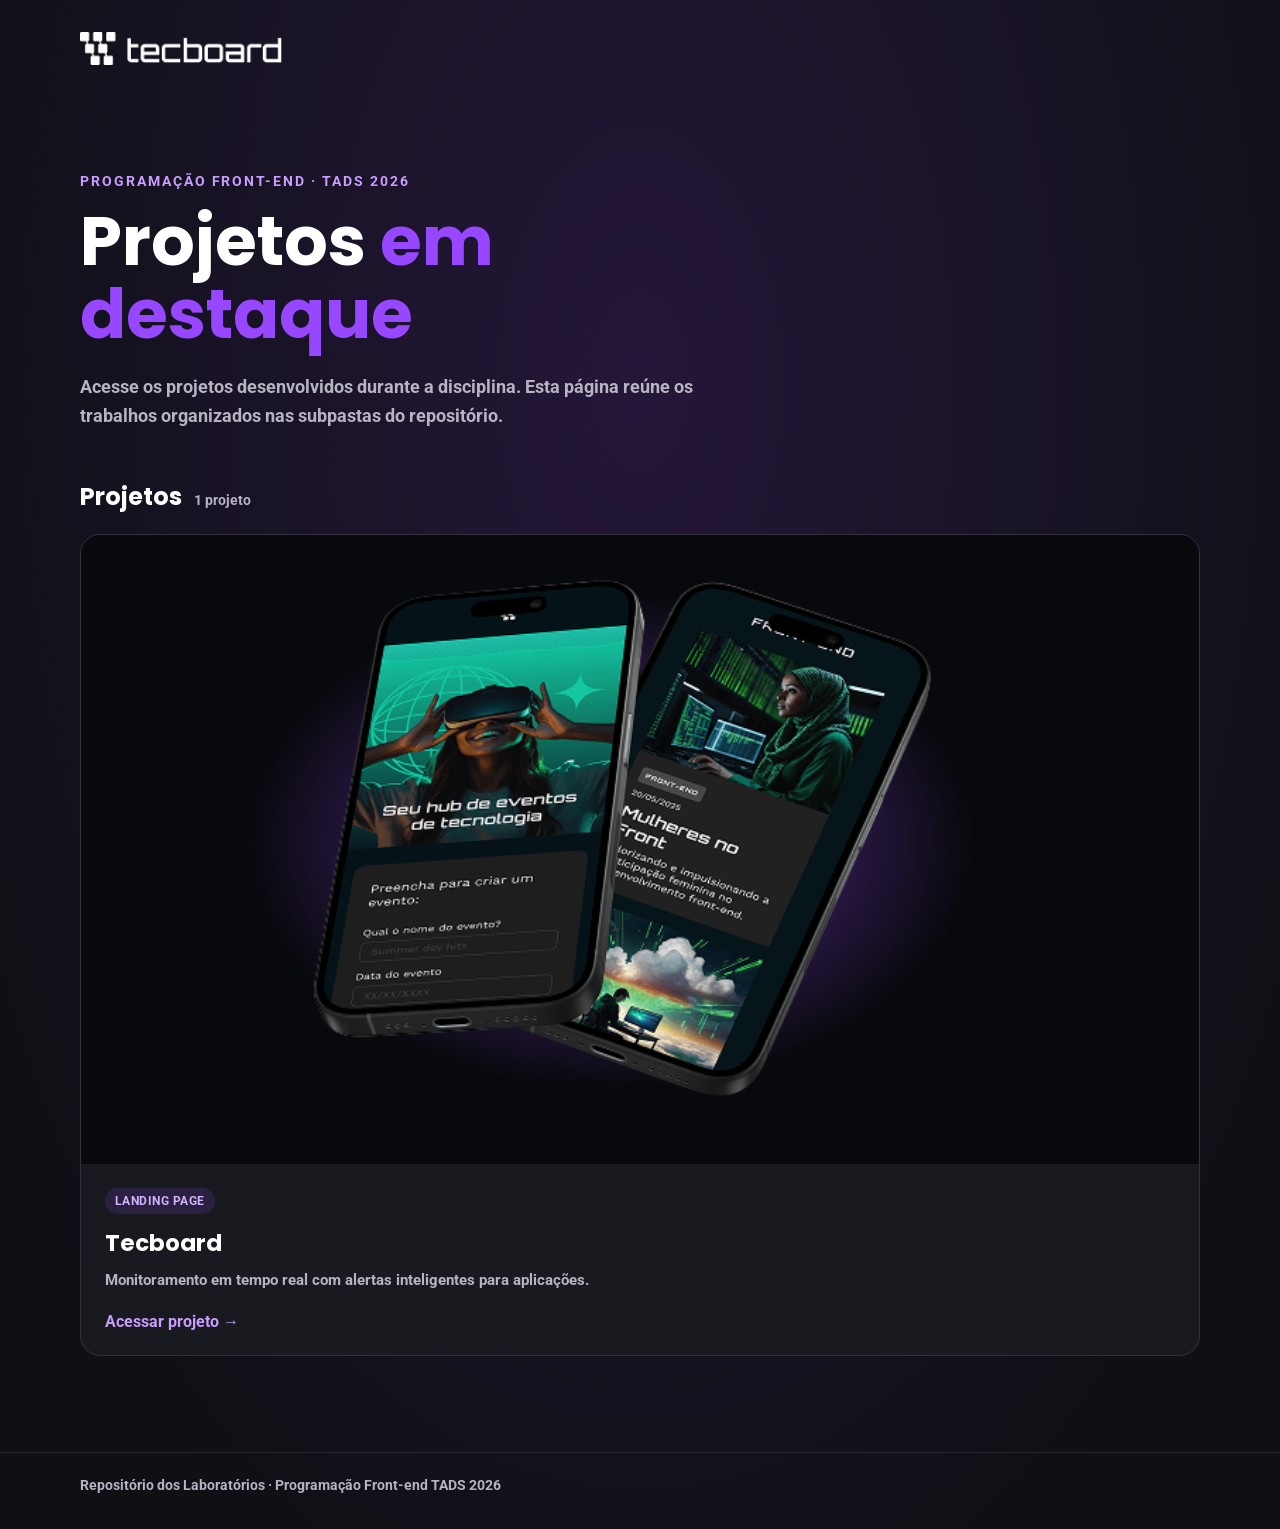
<file: index.html>
<!DOCTYPE html>
<html lang="pt-BR">
<head>
    <meta charset="UTF-8">
    <meta name="viewport" content="width=device-width, initial-scale=1.0">
    <meta name="theme-color" content="#0e1014">
    <meta name="description" content="Índice dos projetos desenvolvidos na disciplina de Programação Front-end TADS 2026.">
    <title>Projetos | TADS 2026</title>
    <style>
        @font-face {
            font-family: "Poppins";
            src: url("tecboard/fonts/Poppins-Bold.ttf") format("truetype");
            font-weight: 700;
            font-style: normal;
            font-display: swap;
        }

        @font-face {
            font-family: "Roboto";
            src: url("tecboard/fonts/Roboto-Bold.ttf") format("truetype");
            font-weight: 400 700;
            font-style: normal;
            font-display: swap;
        }

        :root {
            color-scheme: dark;
            --background: #0e1014;
            --surface: #181a20;
            --text: #fff;
            --muted: #b7b3c2;
            --purple: #9747ff;
            --purple-hover: #b233e8;
        }

        * {
            box-sizing: border-box;
            margin: 0;
            padding: 0;
        }

        body {
            min-height: 100vh;
            background: radial-gradient(ellipse at 50% 25%, #241638 0, var(--background) 48rem);
            color: var(--text);
            font-family: "Roboto", Arial, sans-serif;
        }

        .container {
            width: min(100% - 48px, 1120px);
            margin: 0 auto;
        }

        header {
            padding: 32px 0;
        }

        .logo {
            display: inline-flex;
            align-items: center;
        }

        .logo img {
            display: block;
            width: 202px;
            height: auto;
        }

        main {
            padding: 72px 0 96px;
        }

        .intro {
            max-width: 760px;
            margin-bottom: 48px;
        }

        .eyebrow {
            margin-bottom: 16px;
            color: #c99dff;
            font-size: 14px;
            font-weight: 700;
            letter-spacing: .14em;
            text-transform: uppercase;
        }

        h1, h2 {
            font-family: "Poppins", Arial, sans-serif;
        }

        h1 {
            font-size: clamp(40px, 7vw, 68px);
            line-height: 1.08;
        }

        h1 span {
            color: var(--purple);
        }

        .intro > p:last-child {
            max-width: 620px;
            margin-top: 20px;
            color: var(--muted);
            font-size: 18px;
            line-height: 1.65;
        }

        .section-heading {
            display: flex;
            align-items: baseline;
            gap: 12px;
            margin-bottom: 20px;
        }

        .section-heading h2 {
            font-size: 24px;
        }

        .project-count {
            color: var(--muted);
            font-size: 14px;
        }

        .projects {
            display: grid;
            grid-template-columns: repeat(auto-fit, minmax(min(100%, 300px), 1fr));
            gap: 24px;
        }

        .project-card {
            overflow: hidden;
            border: 1px solid #34313c;
            border-radius: 20px;
            background: var(--surface);
            color: inherit;
            text-decoration: none;
            transition: border-color .2s ease, transform .2s ease, box-shadow .2s ease;
        }

        .project-card:hover,
        .project-card:focus-visible {
            transform: translateY(-4px);
            border-color: var(--purple);
            box-shadow: 0 16px 48px #9747ff26;
            outline: none;
        }

        .project-image {
            display: block;
            width: 100%;
            aspect-ratio: 16 / 9;
            object-fit: cover;
            object-position: center 35%;
            background: #08090c;
        }

        .project-info {
            padding: 24px;
        }

        .project-tag {
            display: inline-block;
            margin-bottom: 12px;
            padding: 6px 10px;
            border-radius: 999px;
            background: #9747ff24;
            color: #d3b2ff;
            font-size: 12px;
            font-weight: 700;
            letter-spacing: .04em;
            text-transform: uppercase;
        }

        .project-info h3 {
            margin-bottom: 8px;
            font-family: "Poppins", Arial, sans-serif;
            font-size: 23px;
        }

        .project-info p {
            color: var(--muted);
            font-size: 15px;
            line-height: 1.6;
        }

        .project-link {
            display: inline-block;
            margin-top: 20px;
            color: #c99dff;
            font-weight: 700;
        }

        footer {
            padding: 24px 0 36px;
            border-top: 1px solid #292630;
            color: var(--muted);
            font-size: 14px;
        }

        @media (max-width: 600px) {
            .container {
                width: min(100% - 32px, 1120px);
            }

            header {
                padding: 24px 0;
            }

            .logo img {
                width: 164px;
            }

            main {
                padding: 48px 0 64px;
            }

            .intro {
                margin-bottom: 36px;
            }

            .intro > p:last-child {
                font-size: 16px;
            }

            .projects {
                gap: 16px;
            }
        }

        @media (prefers-reduced-motion: reduce) {
            *, *::before, *::after {
                scroll-behavior: auto !important;
                transition-duration: .01ms !important;
            }
        }
    </style>
</head>
<body>
    <header class="container">
        <a class="logo" href="./index.html" aria-label="Página inicial dos projetos TADS 2026">
            <img src="tecboard/img/logo-tecboard-branco.png" alt="Tecboard">
        </a>
    </header>

    <main class="container">
        <section class="intro" aria-labelledby="page-title">
            <p class="eyebrow">Programação Front-end · TADS 2026</p>
            <h1 id="page-title">Projetos <span>em destaque</span></h1>
            <p>Acesse os projetos desenvolvidos durante a disciplina. Esta página reúne os trabalhos organizados nas subpastas do repositório.</p>
        </section>

        <section aria-labelledby="projects-title">
            <div class="section-heading">
                <h2 id="projects-title">Projetos</h2>
                <span class="project-count">1 projeto</span>
            </div>
            <div class="projects">
                <a class="project-card" href="tecboard/index.html">
                    <img class="project-image" src="tecboard/img/celulares-sobrespostos-desktop.png" alt="Prévia do site Tecboard em dois celulares">
                    <div class="project-info">
                        <span class="project-tag">Landing page</span>
                        <h3>Tecboard</h3>
                        <p>Monitoramento em tempo real com alertas inteligentes para aplicações.</p>
                        <span class="project-link">Acessar projeto <span aria-hidden="true">→</span></span>
                    </div>
                </a>
                <!-- Para cada novo projeto, adicione outro cartão com href="nome-da-pasta/index.html". -->
            </div>
        </section>
    </main>

    <footer>
        <div class="container">Repositório dos Laboratórios · Programação Front-end TADS 2026</div>
    </footer>
</body>
</html>
</file>
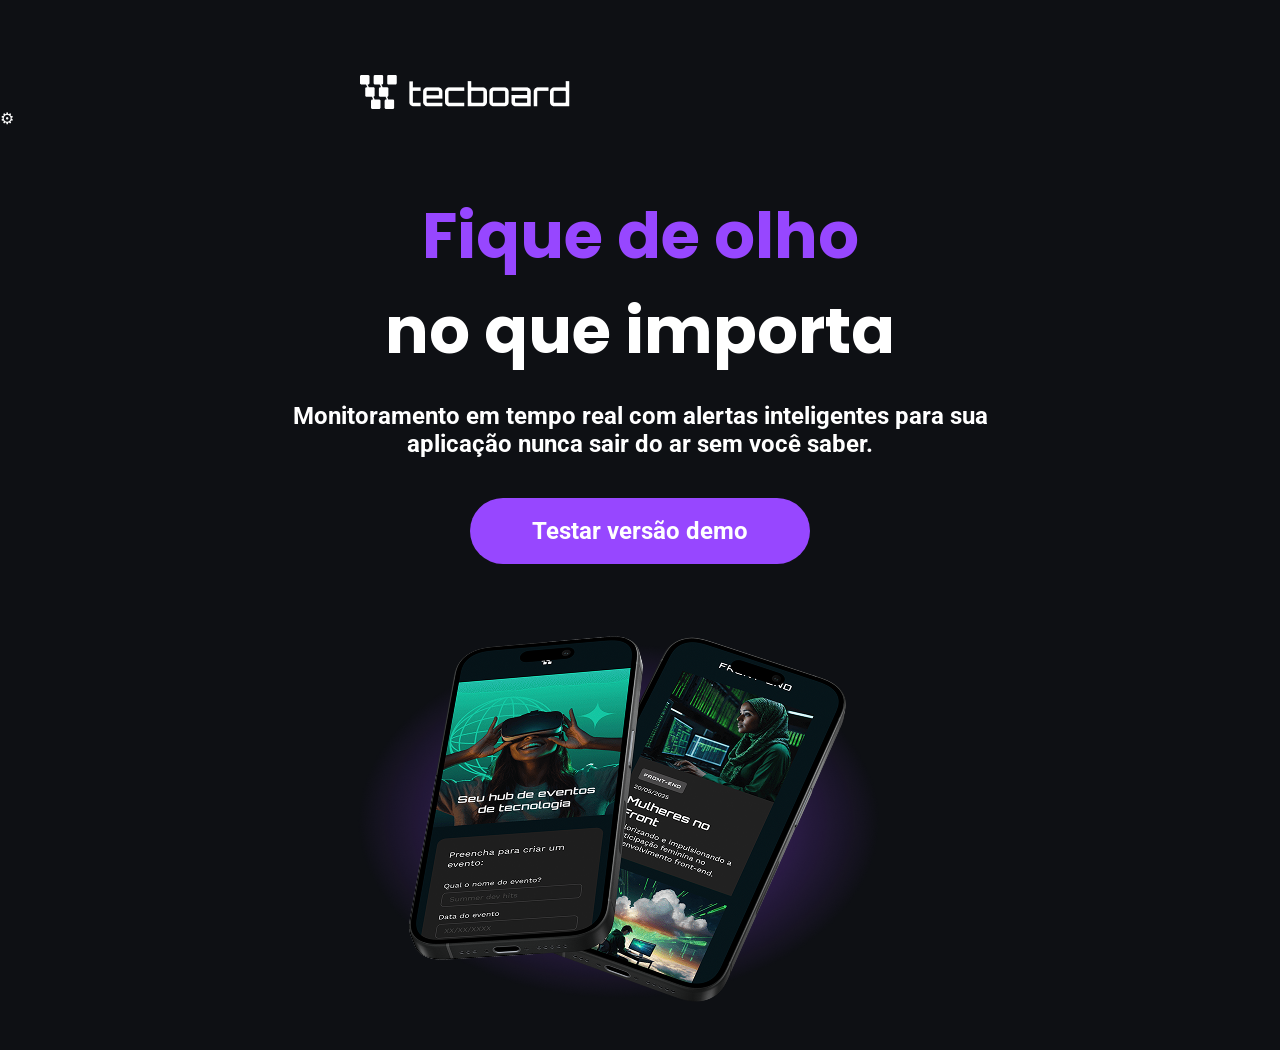
<file: tecboard/index.html>
<!DOCTYPE html>
<html lang="pt-br">
<head>
    <meta charset="UTF-8">
    <meta name="viewport" content="width=device-width, initial-scale=1.0">
    <title>Tecboard</title>

    <link rel="icon" href="favicon-tecboard-roxo.svg" type="image/svg+xml">

    <link rel="stylesheet" href="css/style.css">

</head>
<body>
    <header>
        <img 
            src="img/logo-tecboard-branco.png" 
            alt="Logo Tecboard na cor branca">

        <span title="Trocar Tema">⚙</span>

    </header>
    <main>
        <section>
            <h1>
                <span>Fique de olho</span>
                <br>no que importa
            </h1>
            <p>
                Monitoramento em tempo real com alertas inteligentes para sua aplicação nunca sair do ar sem você saber.
            </p>
            <a href="#">Testar versão demo</a>
            <img 
            src="img/celulares-sobrespostos-desktop.png" 
            alt="Dois celulares sobrepostos com a sombra roxa sob eles">
        </section>
    </main>    
</body>
</html>
</file>
<file: tecboard/css/style.css>
@font-face {
    font-family: "Poppins";
    src: url("../fonts/Poppins-Bold.ttf") format(truetype);
    font-weight: 700;
    font-style: normal;
    font-display: swap;
}

@font-face {
    font-family: "Roboto";
    src: url("../fonts/Roboto-Bold.ttf") format(truetype);
    font-weight: 400;
    font-style: normal;
    font-display: swap;
}

/*Reset*/
* {
    margin: 0;
    padding: 0;
}

/*Estilos Desktop*/
body {
    background-color: #0e1014;
    color: #fff;
}

header img {
    display: block;
    margin: 75px 0 0 360px;
}

h1 {
    font-size: 64px;
    font-family: "Poppins", sans-serif;
    text-align: center;
    margin-top: 60px;
}

h1 span {
    color: #9747FF;
}

p {
    font-family: "Roboto", sans-serif;
    font-size: 24px;
    text-align: center;
    margin: 24px auto 0;
    width: 792px;
}

a {
    color: #FFF;
    font-family: "Roboto", sans-serif;
    font-size: 24px;
    text-decoration: none;
    background-color: #9747FF;
    width: 340px;
    height: 66px;
    display: block;
    text-align: center;
    line-height: 66px;
    border-radius: 36px;
    margin: 40px auto;   
}

a:hover{
    background-color: #B233E8;
    border: 2px solid #FFF;
}

section img{
    display: block;
    margin: 0 auto;
    width: 792px;
    height: 446px;  
}

@media(max-width: 768px){
    p{
        width: 648px;
        font-size: 20px;
    }
    
    header img{
        margin: 65px 0 0 60px;
    }
}

@media(max-width: 375px){
    
    header img{
        margin: 32px 0 0 16px;
    }

    h1{
        font-size: 40px;
    }

    p{
        font-size:20px;
        width:340px;
    }

    a{
        font-size: 20px;
        width: 251px;
    }

    section img{
        width: 340px;
        height: 230px;
    }

}
</file>
